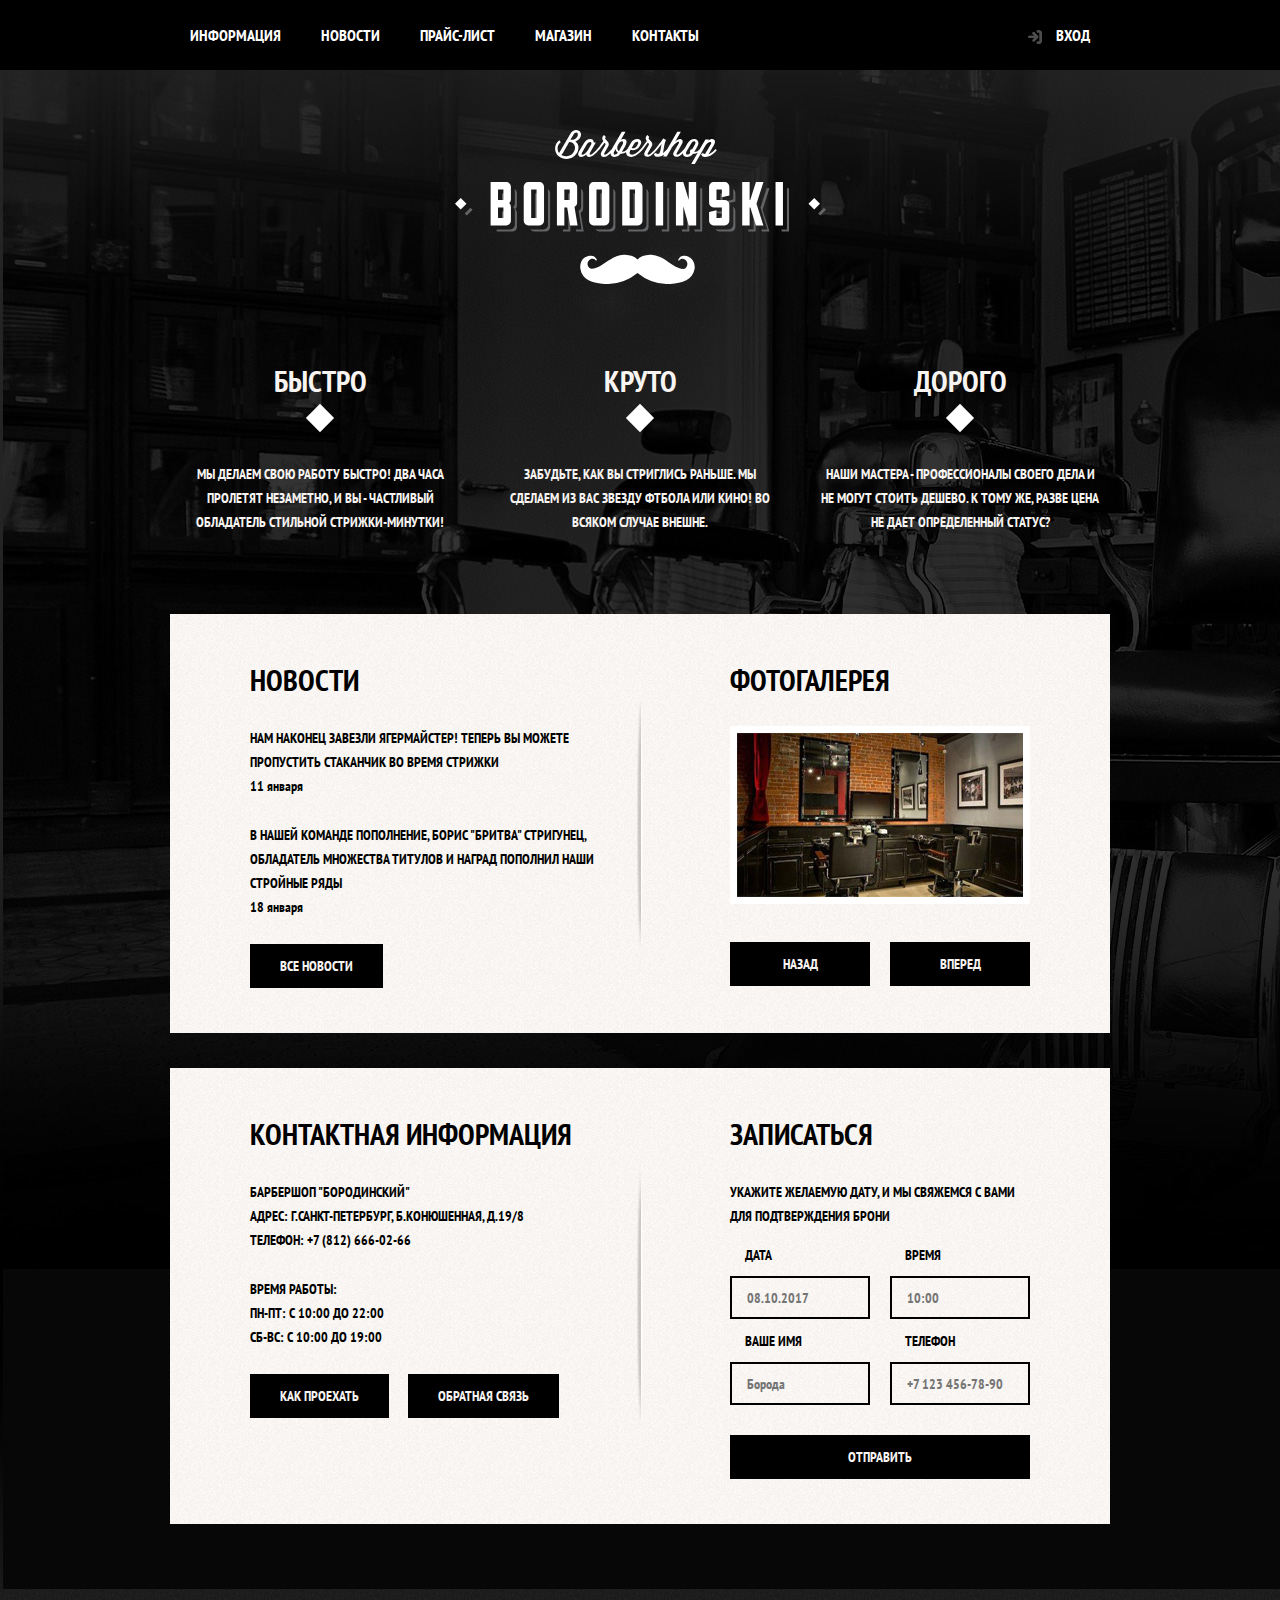
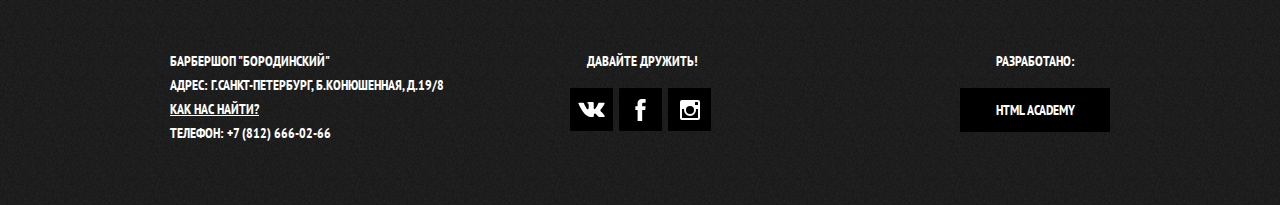
<file: index.html>
<!DOCTYPE html>
<html lang="ru">
  <head>
    <meta charset="utf-8">
    <title>HTML Academy: Барбершоп</title>
    <link href="https://fonts.googleapis.com/css?family=PT+Sans+Narrow:400,700&display=swap&subset=cyrillic" rel="stylesheet">
    <link rel="stylesheet" href="css/normalize.css">
    <link rel="stylesheet" href="css/style.css">
  </head>
  <body>
  	<header class="main-header">
  		<nav class="main-navigation">
  			<a class="main-header-logo">
  				<img src="img/index-logo.svg" width="371" height="155" alt="Логотип барбершопа Бородинский">
  			</a>
  			<div class="main-navigation-wrapper">
          <div class="container">
            <ul class="site-navigation">
              <li><a href="#">Информация</a></li>
              <li><a href="#">Новости</a></li>
              <li><a href="price.html">Прайс-лист</a></li>
              <li><a href="catalog.html">Магазин</a></li>
              <li><a href="#">Контакты</a></li>
            </ul>
            <ul class="user-navigation">
              <li><a class="login-link" href="#">Вход</a></li>
            </ul>
          </div>
        </div>
  		</nav>
  	</header>

  	<main class="container">
  		<h1 class="visually-hidden">Барбершоп Бородинский</h1>

  		<section class="features">
  			<h2 class="visually-hidden">Преимущества</h2>
  				<ul class="features-list">
  					<li class="feature-item">
  						<h3>Быстро</h3>
  						<p>Мы делаем свою работу быстро! Два часа пролетят незаметно, и Вы - частливый обладатель стильной стрижки-минутки!</p>
  					</li>
  					<li class="feature-item">
  						<h3>Круто</h3>
  						<p>Забудьте, как Вы стриглись раньше. Мы сделаем из Вас звезду фтбола или кино! Во всяком случае внешне.</p>
  					</li>
  					<li class="feature-item">
  						<h3>Дорого</h3>
  						<p>Наши мастера - профессионалы своего дела и не могут стоить дешево. К тому же, разве цена не дает определенный статус?</p>
  					</li>
  				</ul>
  		</section>

       <div class="index-columns">
    		<section class="news">
    			<h2>Новости</h2>
    			<ul class="news-list">
    				<li class="news-item">
    					<p>Нам наконец завезли Ягермайстер! Теперь Вы можете пропустить стаканчик во время стрижки</p>
    					<time datetime="2019-01-11">11 января</time>
    				</li>
    				<li class="news-item">
    					<p>В нашей команде пополнение, Борис "Бритва" Стригунец, обладатель множества титулов и наград пополнил наши стройные ряды</p>
    					<time datetime="2019-01-18">18 января</time>
    				</li>
    			</ul>
    			<a class="btn" href="#">Все новости</a>
    		</section>

    		<section class="gallery">
    			<h2>Фотогалерея</h2>
    			<div class="gallery-container">
            <figure class="gallery-content">
              <a href="#"><img src="img/Gallery-1.jpg" width="286" height="164" alt="Интерьер"></a><!--Для картинки добавить размеры Это Ссылка на большую картинку -->
            </figure>
            <button class="btn gallery-btn gallery-btn-back">Назад</button>
            <button class="btn gallery-btn gallery-btn-next">Вперед</button>
          </div>
    		</section>
      </div>
        
       <div class="index-columns">
    		<section class="contacts">
    			<h2>Контактная информация</h2>
    			<address class="address">
    				<p>
    					Барбершоп "Бородинский"<br>
    					Адрес: г.Санкт-Петербург, Б.Конюшенная, д.19/8<br>
    					Телефон: +7 (812) 666-02-66
    				</p>
    				<p>
    					Время работы:<br>
    					пн-пт: с 10:00 до 22:00<br>
    					сб-вс: с 10:00 до 19:00<br>
    				</p>
    			</address>
    			<a class="btn" href="#">Как проехать</a>
    			<a class="btn" href="#">Обратная связь</a>
    		</section>

    		<section class="appointment">
    			<h2>Записаться</h2>
    			<p class="appointment-info">Укажите желаемую дату, и мы свяжемся с Вами для подтверждения брони</p>
    			<form class="appointment-form" action="https:\\echo.htmlacademy.ru" method="post">
            <ul class="appointment-form-fields-list">
              <li class="appointment-form-fields-item">  
                <label for="date">Дата</label>
                <input type="text" name="date" id="date" placeholder="08.10.2017">
              </li>
              <li class="appointment-form-fields-item">
                <label for="time">Время</label>
                <input type="text" name="time" id="time" placeholder="10:00">
              </li>
              <li class="appointment-form-fields-item">
                <label for="name">Ваше имя</label>
                <input type="text" name="name" id="name" placeholder="Борода">
              </li>
              <li class="appointment-form-fields-item">
                <label for="tel">Телефон</label>
                <input type="tel" name="tel" id="tel" placeholder="+7 123 456-78-90">
              </li>
            </ul>
    			  <button class="btn" type="submit">Отправить</button>
    			</form>
    		</section>
      </div>
  	</main>
  	<footer class="main-footer">
  		<div class="container">
        <address class="footer-contacts">
          Барбершоп "Бородинский"<br>
          Адрес: г.Санкт-Петербург, Б.Конюшенная, д.19/8<br>
          <a href="#">Как нас найти?</a><br>
          Телефон: +7 (812) 666-02-66
        </address>
        <div class="footer-social">
          <b>Давайте дружить!</b>
          <ul>
            <li>
              <a class="social-btn" href="#">
                <svg xmlns="http://www.w3.org/2000/svg" width="27" height="15" viewBox="0 0 26.14 14.91"><path d="M26 13.47l-.09-.17a13.55 13.55 0 0 0-2.6-3q-.87-.83-1.1-1.12A1 1 0 0 1 22 8a10.27 10.27 0 0 1 1.22-1.78l.88-1.16q2.35-3.13 2-4L26 .94a.8.8 0 0 0-.4-.22 2.14 2.14 0 0 0-.87 0h-3.92a.51.51 0 0 0-.27 0h-.3a.6.6 0 0 0-.15.14.93.93 0 0 0-.14.24 22.22 22.22 0 0 1-1.46 3.06q-.5.84-.93 1.46a7 7 0 0 1-.71.91 4.94 4.94 0 0 1-.52.47q-.23.18-.35.15l-.23-.05a.9.9 0 0 1-.31-.33 1.49 1.49 0 0 1-.16-.53V1.6a3.14 3.14 0 0 0 0-.62 2.12 2.12 0 0 0-.14-.44.73.73 0 0 0-.28-.33 1.57 1.57 0 0 0-.46-.18A9 9 0 0 0 12.57 0a8.93 8.93 0 0 0-3.25.33 1.83 1.83 0 0 0-.52.41q-.25.3-.07.33a1.67 1.67 0 0 1 1.16.59l.08.16a2.6 2.6 0 0 1 .19.63 6.32 6.32 0 0 1 .12 1 10.59 10.59 0 0 1 0 1.7q-.07.71-.13 1.1a2.21 2.21 0 0 1-.18.64 2.69 2.69 0 0 1-.16.3l-.07.07a1 1 0 0 1-.37.07.86.86 0 0 1-.46-.19 3.27 3.27 0 0 1-.56-.52 7 7 0 0 1-.66-.93q-.37-.6-.76-1.42l-.22-.39q-.2-.38-.56-1.11t-.62-1.43A.9.9 0 0 0 5.2.9h-.07a.93.93 0 0 0-.22-.16A1.44 1.44 0 0 0 4.6.65L.87.68A1 1 0 0 0 .1.94L0 1a.44.44 0 0 0 0 .22 1.08 1.08 0 0 0 .08.37Q.9 3.53 1.86 5.31t1.66 2.87Q4.23 9.27 5 10.24t1 1.24l.37.41.34.33a8.06 8.06 0 0 0 1 .78 16.34 16.34 0 0 0 1.4.9 7.6 7.6 0 0 0 1.79.72 6.19 6.19 0 0 0 2 .22h1.57a1.08 1.08 0 0 0 .72-.3l.05-.07a.9.9 0 0 0 .1-.25 1.38 1.38 0 0 0 0-.37 4.48 4.48 0 0 1 .09-1.05 2.77 2.77 0 0 1 .23-.71 1.74 1.74 0 0 1 .29-.4 1.19 1.19 0 0 1 .23-.2h.11a.86.86 0 0 1 .77.21 4.52 4.52 0 0 1 .83.79q.39.47.93 1.05a6.41 6.41 0 0 0 1 .87l.27.16a3.31 3.31 0 0 0 .71.3 1.53 1.53 0 0 0 .76.07l3.48-.05a1.58 1.58 0 0 0 .8-.17.68.68 0 0 0 .34-.37 1.06 1.06 0 0 0 0-.46 1.71 1.71 0 0 0-.1-.36z" fill="#fff"/>
                </svg>
                <span class="visually-hidden">Вконтакте</span>
              </a>
            </li>
            <li>
              <a class="social-btn" href="#">
                <svg xmlns="http://www.w3.org/2000/svg" width="19" height="22" viewBox="0 0 10.15 21.74"><path d="M3.34 1.12A4.77 4.77 0 0 1 6.53 0h3.61v3.81H7.81a1.07 1.07 0 0 0-1.09.83v2.55h3.42c-.08 1.23-.24 2.45-.41 3.67h-3v10.87H2.21V10.86H0V7.21h2.19V3.66a3.83 3.83 0 0 1 1.15-2.54z" fill="#fff"/>
                </svg>
                <span class="visually-hidden">Фейсбук</span>
              </a>
            </li>
            <li>
              <a class="social-btn" href="#">
                <svg xmlns="http://www.w3.org/2000/svg" width="20" height="20" viewBox="0 0 20 20"><path d="M18 0H2a2 2 0 0 0-2 2v16a2 2 0 0 0 2 2h16a2 2 0 0 0 2-2V2a2 2 0 0 0-2-2zm-8 6a4 4 0 1 1-4 4 4 4 0 0 1 4-4zM2.5 18a.47.47 0 0 1-.5-.5V9h2.1a3.4 3.4 0 0 0-.1 1 6 6 0 1 0 12 0 3.4 3.4 0 0 0-.1-1H18v8.5a.47.47 0 0 1-.5.5zM18 4.5a.47.47 0 0 1-.5.5h-2a.47.47 0 0 1-.5-.5v-2a.47.47 0 0 1 .5-.5h2a.47.47 0 0 1 .5.5z" fill="#fff"/>
                </svg>
                <span class="visually-hidden">Инстаграмм</span>
              </a>
            </li>
          </ul>
        </div>
        <p class="footer-copyright">
          <b>Разработано:</b>
          <a class="btn" href="https://htmlacademy.ru">HTML Academy</a>
        </p>
      </div>
  	</footer>

  	<section class="modal modal-login">
  		<h2>Личный Кабинет</h2>
  		<p>Введите свой логин и пароль</p>
      <form class="modal-form" action="https:\\echo.htmlacademy.ru" method="post">
        <ul>
          <li>
            <label class="visually-hidden" for="login">Логин</label>
            <input type="text" name="login" id="login" placeholder="Логин">
          </li>
          <li>
            <label class="visually-hidden" for="password">Пароль</label>
            <input type="password" name="password" id="password" placeholder="Пароль">
          </li>
          <li>
            <label class="remember">Запомните меня
              <input type="checkbox" name="remember" class="visually-hidden">
            </label>
            <a class="restore" href="#">Я забыл пароль!</a>
          </li>
        </ul>
        <button class="btn" type="submit">Войти</button>
      </form>
  		<button class="modal-close" type="button">Закрыть</button>
  	</section>

  	<section class="modal modal-map">
  		<h2 class="visually-hidden">Как до нас добраться</h2>
      <img src="img/map.jpg" alt="Наш офис на карте по адресу: Санкт-Петербург, Большая Конюшенная, дом 19/8">
  		<button class="modal-close" type="button">Закрыть</button>
  	</section>
  </body>
</html>
</file>
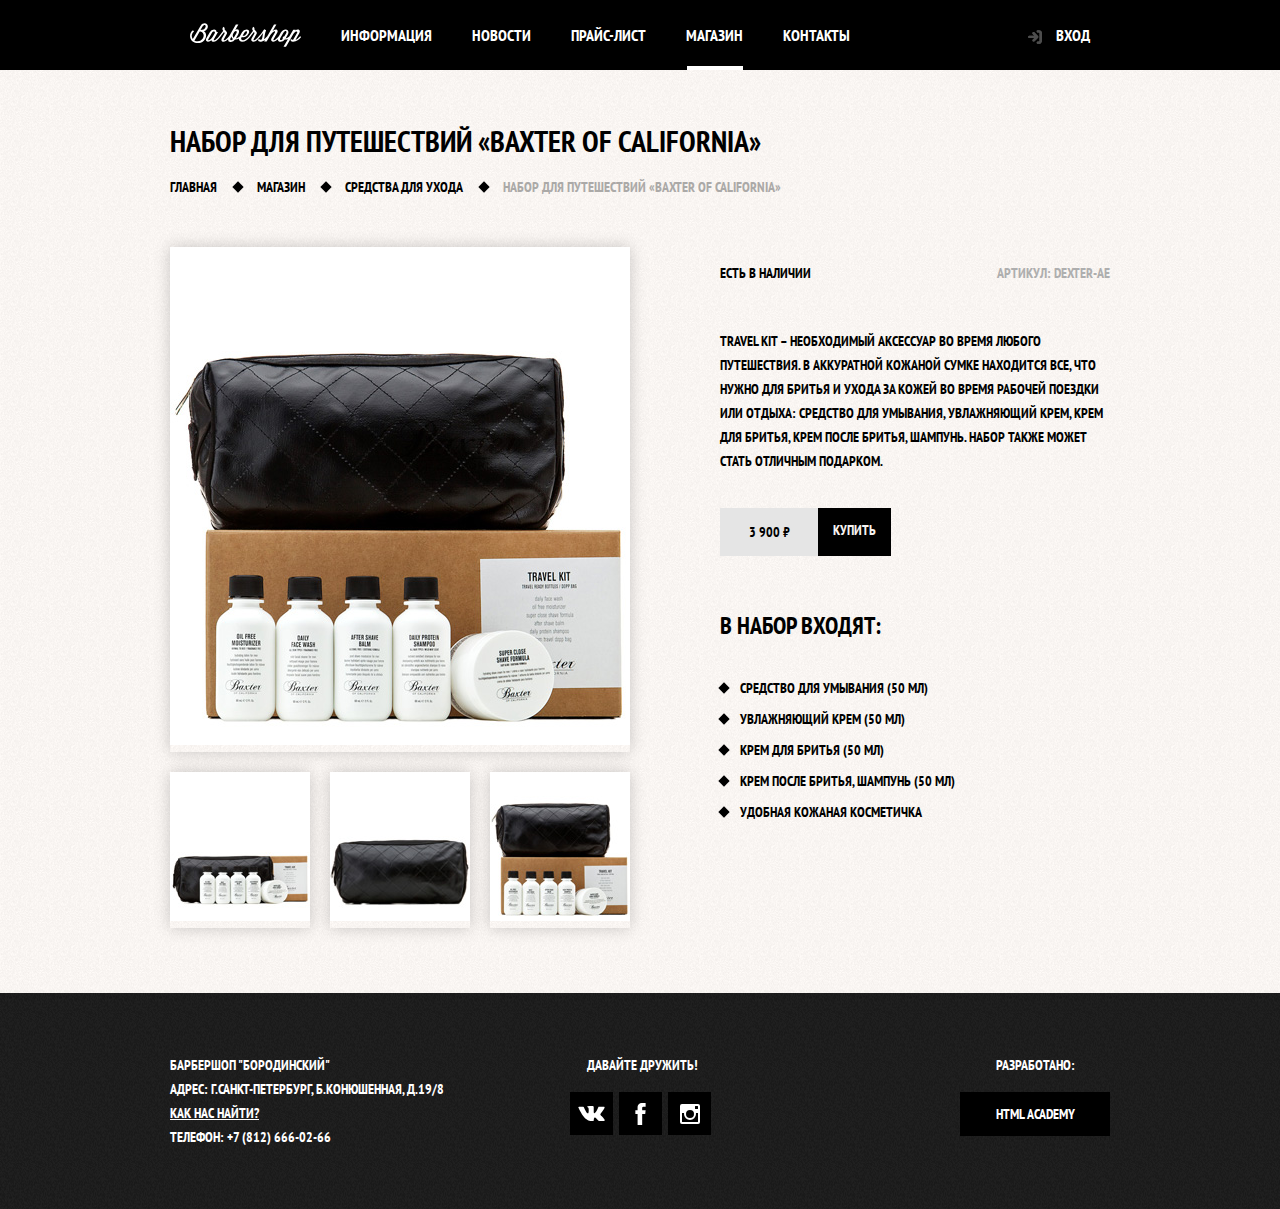
<file: catalog-item.html>
<!DOCTYPE html>
<html lang="ru">
	<head>
		<meta charset="UTF-8">
		<title>Барбершоп "Бородинский" - карточка товара</title>
		<link href="https://fonts.googleapis.com/css?family=PT+Sans+Narrow:400,700&display=swap&subset=cyrillic" rel="stylesheet">
    <link rel="stylesheet" href="css/normalize.css">
    <link rel="stylesheet" href="css/style.css">
	</head>
	<body class="inner-page">
		<header class="main-header">
			<nav class="main-navigation container">
				<a class="main-header-logo" href="index.html">
					<img src="img/logo.svg" width="111" height="24" alt="Логотип барбершопа Бородинский">
				</a>
				<ul class="site-navigation">
					<li><a href="#">Информация</a></li>
					<li><a href="#">Новости</a></li>
					<li><a href="price.html">Прайс-лист</a></li>
					<li class="site-navigation-current"><a>Магазин</a></li>
					<li><a href="#">Контакты</a></li>
				</ul>
				<ul class="user-navigation">
					<li><a class="login-link" href="#">Вход</a></li>
				</ul>
			</nav>
		</header>
		<main class="container">
			<h1 class="page-title">Набор для путешествий &laquo;Baxter of California&raquo;</h1>
			<ul class="breadcrumbs">
				<li><a href="index.html">Главная</a></li>
				<li><a href="catalog.html">Магазин</a></li>
				<li><a href="#">Средства для ухода</a></li>
				<li class="breadcrumbs-current">Набор для путешествий &laquo;Baxter of California&raquo;</li>
			</ul>

			<div class="catalog-columns">
				<section class="product-photos">
					<h2 class="visually-hidden">Изображения товара</h2>
					<div class="product-photo-full">
						<img src="img/Product-big.jpg" width="460" height="498" alt="Фото всего набора">
					</div>
					<ul class="product-photo-preview">
						<li><img src="img/Product-small-1.jpg" width="140" height="149" alt="Фото в анфас"></li>
						<li><img src="img/Product-small-2.jpg" width="140" height="149" alt="Фото в профиль"></li>
						<li><img src="img/Product-small-3.jpg" width="140" height="149" alt="Фото отдельной части"></li>
					</ul>
				</section>
				
				<section class="product-info">
					<h2 class="visually-hidden">Описание товара</h2>
					<div class="product-column">
						<p class="product-availability">Есть в наличии</p>
						<p class="product-article">Артикул: dexter-ae</p>
					</div>
					<p class="product-description">
						Travel Kit – необходимый <a href="#">аксессуар</a> во время любого путешествия. В аккуратной кожаной сумке находится все, что нужно для бритья и ухода за кожей во время рабочей поездки или отдыха: средство для умывания, увлажняющий крем, крем для бритья, крем после бритья, шампунь. Набор также может стать отличным подарком.
					</p>
					<p class="product-price">
						<b>3 900 &#8381;</b>
						<a class="btn" href="#">Купить</a>
					</p>
					<h3>В набор входят:</h3>
					<ul>
						<li>Средство для умывания (50 мл)</li>
						<li>Увлажняющий крем (50 мл)</li>
						<li>Крем для бритья (50 мл)</li>
						<li>Крем после бритья, шампунь (50 мл)</li>
						<li>Удобная кожаная косметичка</li>
					</ul>
				</section>
			</div>
		</main>

  	<footer class="main-footer">
  		<div class="container">
        <address class="footer-contacts">
          Барбершоп "Бородинский"<br>
          Адрес: г.Санкт-Петербург, Б.Конюшенная, д.19/8<br>
          <a href="#">Как нас найти?</a><br>
          Телефон: +7 (812) 666-02-66
        </address>
        <div class="footer-social">
          <b>Давайте дружить!</b>
          <ul>
            <li>
              <a class="social-btn" href="#">
                <svg xmlns="http://www.w3.org/2000/svg" width="27" height="15" viewBox="0 0 26.14 14.91"><path d="M26 13.47l-.09-.17a13.55 13.55 0 0 0-2.6-3q-.87-.83-1.1-1.12A1 1 0 0 1 22 8a10.27 10.27 0 0 1 1.22-1.78l.88-1.16q2.35-3.13 2-4L26 .94a.8.8 0 0 0-.4-.22 2.14 2.14 0 0 0-.87 0h-3.92a.51.51 0 0 0-.27 0h-.3a.6.6 0 0 0-.15.14.93.93 0 0 0-.14.24 22.22 22.22 0 0 1-1.46 3.06q-.5.84-.93 1.46a7 7 0 0 1-.71.91 4.94 4.94 0 0 1-.52.47q-.23.18-.35.15l-.23-.05a.9.9 0 0 1-.31-.33 1.49 1.49 0 0 1-.16-.53V1.6a3.14 3.14 0 0 0 0-.62 2.12 2.12 0 0 0-.14-.44.73.73 0 0 0-.28-.33 1.57 1.57 0 0 0-.46-.18A9 9 0 0 0 12.57 0a8.93 8.93 0 0 0-3.25.33 1.83 1.83 0 0 0-.52.41q-.25.3-.07.33a1.67 1.67 0 0 1 1.16.59l.08.16a2.6 2.6 0 0 1 .19.63 6.32 6.32 0 0 1 .12 1 10.59 10.59 0 0 1 0 1.7q-.07.71-.13 1.1a2.21 2.21 0 0 1-.18.64 2.69 2.69 0 0 1-.16.3l-.07.07a1 1 0 0 1-.37.07.86.86 0 0 1-.46-.19 3.27 3.27 0 0 1-.56-.52 7 7 0 0 1-.66-.93q-.37-.6-.76-1.42l-.22-.39q-.2-.38-.56-1.11t-.62-1.43A.9.9 0 0 0 5.2.9h-.07a.93.93 0 0 0-.22-.16A1.44 1.44 0 0 0 4.6.65L.87.68A1 1 0 0 0 .1.94L0 1a.44.44 0 0 0 0 .22 1.08 1.08 0 0 0 .08.37Q.9 3.53 1.86 5.31t1.66 2.87Q4.23 9.27 5 10.24t1 1.24l.37.41.34.33a8.06 8.06 0 0 0 1 .78 16.34 16.34 0 0 0 1.4.9 7.6 7.6 0 0 0 1.79.72 6.19 6.19 0 0 0 2 .22h1.57a1.08 1.08 0 0 0 .72-.3l.05-.07a.9.9 0 0 0 .1-.25 1.38 1.38 0 0 0 0-.37 4.48 4.48 0 0 1 .09-1.05 2.77 2.77 0 0 1 .23-.71 1.74 1.74 0 0 1 .29-.4 1.19 1.19 0 0 1 .23-.2h.11a.86.86 0 0 1 .77.21 4.52 4.52 0 0 1 .83.79q.39.47.93 1.05a6.41 6.41 0 0 0 1 .87l.27.16a3.31 3.31 0 0 0 .71.3 1.53 1.53 0 0 0 .76.07l3.48-.05a1.58 1.58 0 0 0 .8-.17.68.68 0 0 0 .34-.37 1.06 1.06 0 0 0 0-.46 1.71 1.71 0 0 0-.1-.36z" fill="#fff"/>
                </svg>
                <span class="visually-hidden">Вконтакте</span>
              </a>
            </li>
            <li>
              <a class="social-btn" href="#">
                <svg xmlns="http://www.w3.org/2000/svg" width="19" height="22" viewBox="0 0 10.15 21.74"><path d="M3.34 1.12A4.77 4.77 0 0 1 6.53 0h3.61v3.81H7.81a1.07 1.07 0 0 0-1.09.83v2.55h3.42c-.08 1.23-.24 2.45-.41 3.67h-3v10.87H2.21V10.86H0V7.21h2.19V3.66a3.83 3.83 0 0 1 1.15-2.54z" fill="#fff"/>
                </svg>
                <span class="visually-hidden">Фейсбук</span>
              </a>
            </li>
            <li>
              <a class="social-btn" href="#">
                <svg xmlns="http://www.w3.org/2000/svg" width="20" height="20" viewBox="0 0 20 20"><path d="M18 0H2a2 2 0 0 0-2 2v16a2 2 0 0 0 2 2h16a2 2 0 0 0 2-2V2a2 2 0 0 0-2-2zm-8 6a4 4 0 1 1-4 4 4 4 0 0 1 4-4zM2.5 18a.47.47 0 0 1-.5-.5V9h2.1a3.4 3.4 0 0 0-.1 1 6 6 0 1 0 12 0 3.4 3.4 0 0 0-.1-1H18v8.5a.47.47 0 0 1-.5.5zM18 4.5a.47.47 0 0 1-.5.5h-2a.47.47 0 0 1-.5-.5v-2a.47.47 0 0 1 .5-.5h2a.47.47 0 0 1 .5.5z" fill="#fff"/>
                </svg>
                <span class="visually-hidden">Инстаграмм</span>
              </a>
            </li>
          </ul>
        </div>
        <p class="footer-copyright">
          <b>Разработано:</b>
          <a class="btn" href="https://htmlacademy.ru">HTML Academy</a>
        </p>
      </div>
  	</footer>

			<section class="modal modal-login">
  		<h2>Личный Кабинет</h2>
  		<p>Введите свой логин и пароль</p>
      <form class="modal-form" action="https:\\echo.htmlacademy.ru" method="post">
        <ul>
          <li>
            <label class="visually-hidden" for="login">Логин</label>
            <input type="text" name="login" id="login" placeholder="Логин">
          </li>
          <li>
            <label class="visually-hidden" for="password">Пароль</label>
            <input type="password" name="password" id="password" placeholder="Пароль">
          </li>
          <li>
            <input type="checkbox" name="remember" id="remember">
            <label for="remember">Запомните меня</label>
            <a class="restore" href="#">Я забыл пароль!</a>
          </li>
        </ul>
        <button class="btn" type="submit">Войти</button>
      </form>
  		<button class="modal-close" type="button">Закрыть</button>
  	</section>
	</body>
</html>
</file>
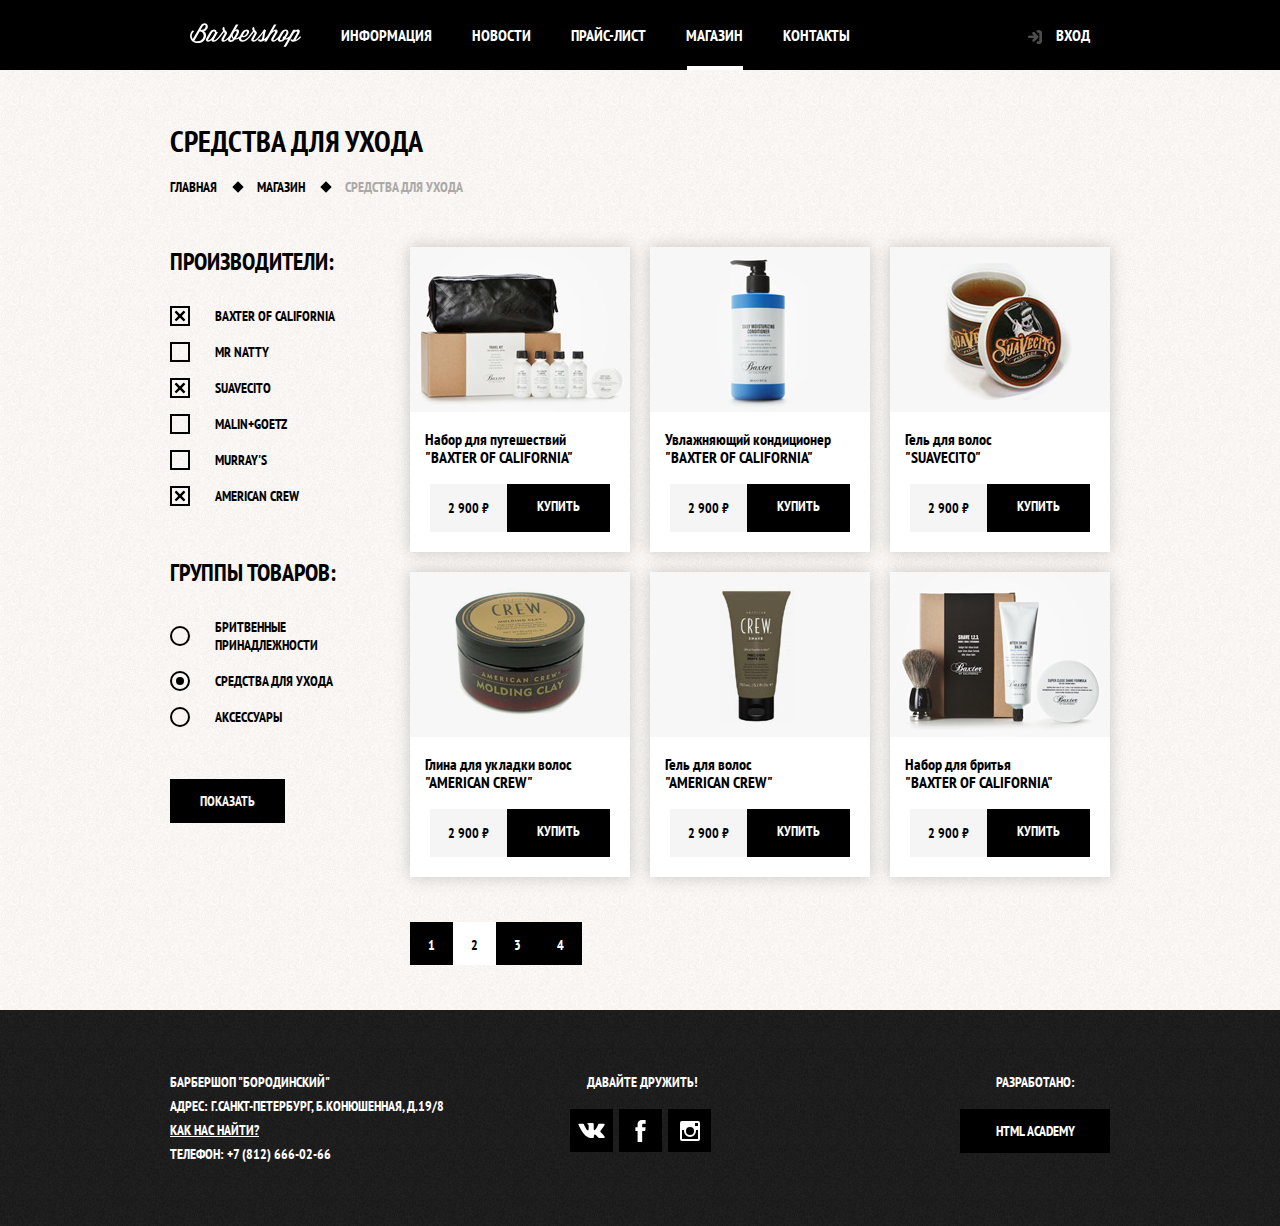
<file: catalog.html>
<!DOCTYPE html>
<html lang="ru">
	<head>
		<meta charset="UTF-8">
		<title>Барбершоп "Бородинский" - каталог</title>
		<link href="https://fonts.googleapis.com/css?family=PT+Sans+Narrow:400,700&display=swap&subset=cyrillic" rel="stylesheet">
    <link rel="stylesheet" href="css/normalize.css">
    <link rel="stylesheet" href="css/style.css">
	</head>
	<body class="inner-page">
		<header class="main-header">
			<nav class="main-navigation container">
				<a class="main-header-logo" href="index.html">
					<img src="img/logo.svg" width="111" height="24" alt="Логотип барбершопа Бородинский">
				</a>
				<ul class="site-navigation">
					<li><a href="#">Информация</a></li>
					<li><a href="#">Новости</a></li>
					<li><a href="price.html">Прайс-лист</a></li>
					<li><a class="site-navigation-current">Магазин</a></li>
					<li><a href="#">Контакты</a></li>
				</ul>
				<ul class="user-navigation">
					<li><a class="login-link" href="#">Вход</a></li>
				</ul>
			</nav>
		</header>
		<main class="container">
			<h1 class="page-title">Средства для ухода</h1>
			<ul class="breadcrumbs">
				<li><a href="index.html">Главная</a></li>
				<li><a href="catalog.html">Магазин</a></li>
				<li class="breadcrumbs-current">Средства для ухода</li>
			</ul>

			<div class="catalog-columns">
				<section class="catalog-filter">
					<h2 class="visually-hidden">Фильтр товаров</h2>
					<form class="catalog-filter-form" action="https:\\echo.htmlacademy.ru" method="get">
						<fieldset>
							<legend>Производители:</legend>
							<ul class="catalog-filter-form-fields">
								<li>
									<input class="catalog-filter-form-input visually-hidden" type="checkbox" name="baxter-of-california" id="baxter-of-california" checked>
									<label for="baxter-of-california">Baxter of California</label>
								</li>
								<li>
									<input class="catalog-filter-form-input visually-hidden" type="checkbox" name="mr-natty" id="mr-natty">
									<label for="mr-natty">Mr Natty</label>
								</li>
								<li>
									<input class="catalog-filter-form-input visually-hidden" type="checkbox" name="suavecito" id="suavecito" checked>
									<label for="suavecito">Suavecito</label>
								</li>
								<li>
									<input class="catalog-filter-form-input visually-hidden" type="checkbox" name="malin+goetz" id="malin+goetz">
									<label for="malin+goetz">Malin+Goetz</label>
								</li>
								<li>
									<input class="catalog-filter-form-input visually-hidden" type="checkbox" name="murray's" id="murray's">
									<label for="murray's">Murray's</label>
								</li>
								<li>
									<input class="catalog-filter-form-input visually-hidden" type="checkbox" name="american-crew" id="american-crew" checked>
									<label for="american-crew">American Crew</label>
								</li>
							</ul>
						</fieldset>
						
						<fieldset>
							<legend>Группы товаров:</legend>
							<ul class="catalog-filter-form-fields">
								<li>
									<input class="catalog-filter-form-input visually-hidden" type="radio" name="product-group" value="shaving-accessories" id="shaving-accessories">
									<label for="shaving-accessories">Бритвенные принадлежности</label>
								</li>
								<li>
									<input class="catalog-filter-form-input visually-hidden" type="radio" name="product-group" value="care-products" id="care-products" checked>
									<label for="care-products">Средства для ухода</label>
								</li>
								<li>
									<input class="catalog-filter-form-input visually-hidden" type="radio" name="product-group" value="accessories" id="accessories">
									<label for="accessories">Аксессуары</label>
								</li>
							</ul>
						</fieldset>
						<button class="btn" type="submit">Показать</button>
					</form>
				</section>
				
				<section class="catalog">
					<h2 class="visually-hidden">Список средств для ухода</h2>
					<ul class="catalog-list">
						<li class="catalog-item">
							<a href="catalog-item.html">
								<h3>
									<p class="catalog-category">Набор для путешествий</p>
									<p class="catalog-item-title">"Baxter of California"</p>
								</h3>	
								<img src="img/Product-1.jpg" width="220" height="165" alt="Набор для путешествий &laquo;Baxter of California&raquo;">
							</a>
							<p class="catalog-item-price">
								<b>2 900 &#8381;</b>
								<a class="btn" href="#">Купить</a>
							</p>
						</li>

						<li class="catalog-item">
							<a href="catalog-item.html">
								<h3>
									<p class="catalog-category">Увлажняющий кондиционер</p>
									<p class="catalog-item-title">"Baxter of California"</p>
								</h3>	
								<img src="img/Product-2.jpg" width="220" height="165" alt="Увлажняющий кондиционер &laquo;Baxter of California&raquo;">
							</a>
							<p class="catalog-item-price">
								<b>2 900 &#8381;</b>
								<a class="btn" href="#">Купить</a>
							</p>
						</li>

						<li class="catalog-item">
							<a href="catalog-item.html">
								<h3>
									<p class="catalog-category">Гель для волос</p>
									<p class="catalog-item-title">"Suavecito"</p>
								</h3>	
								<img src="img/Product-3.jpg" width="220" height="165" alt="Гель для волос &laquo;Suavecito&raquo;">
							</a>
							<p class="catalog-item-price">
								<b>2 900 &#8381;</b>
								<a class="btn" href="#">Купить</a>
							</p>
						</li>

						<li class="catalog-item">
							<a href="catalog-item.html">
								<h3>
									<p class="catalog-category">Глина для укладки волос</p>
									<p class="catalog-item-title">"American crew"</p>
								</h3>	
								<img src="img/Product-4.jpg" width="220" height="165" alt="Глина для укладки волос &laquo;American crew&raquo;">
							</a>
							<p class="catalog-item-price">
								<b>2 900 &#8381;</b>
								<a class="btn" href="#">Купить</a>
							</p>
						</li>

						<li class="catalog-item">
							<a href="catalog-item.html">
								<h3>
									<p class="catalog-category">Гель для волос</p>
									<p class="catalog-item-title">"American crew"</p>
								</h3>	
								<img src="img/Product-5.jpg" width="220" height="165" alt="Гель для волос &laquo;American crew&raquo;">
							</a>
							<p class="catalog-item-price">
								<b>2 900 &#8381;</b>
								<a class="btn" href="#">Купить</a>
							</p>
						</li>

						<li class="catalog-item">
							<a href="catalog-item.html">
								<h3>
									<p class="catalog-category">Набор для бритья</p>
									<p class="catalog-item-title">"Baxter of California"</p>
								</h3>	
								<img src="img/Product-6.jpg" width="220" height="165" alt="Набор для бритья &laquo;Baxter of California&raquo;">
							</a>
							<p class="catalog-item-price">
								<b>2 900 &#8381;</b>
								<a class="btn" href="#">Купить</a>
							</p>
						</li>
					</ul>
					<ul class="pagination-list">
						<li class="pagination-item"><a href="#">1</a></li>
						<li class="pagination-item pagination-item-current"><a>2</a></li>
						<li class="pagination-item"><a href="#">3</a></li>
						<li class="pagination-item"><a href="#">4</a></li>
					</ul>
				</section>
			</div>
		</main>	


  	<footer class="main-footer">
  		<div class="container">
        <address class="footer-contacts">
          Барбершоп "Бородинский"<br>
          Адрес: г.Санкт-Петербург, Б.Конюшенная, д.19/8<br>
          <a href="#">Как нас найти?</a><br>
          Телефон: +7 (812) 666-02-66
        </address>
        <div class="footer-social">
          <b>Давайте дружить!</b>
          <ul>
            <li>
              <a class="social-btn" href="#">
                <svg xmlns="http://www.w3.org/2000/svg" width="27" height="15" viewBox="0 0 26.14 14.91"><path d="M26 13.47l-.09-.17a13.55 13.55 0 0 0-2.6-3q-.87-.83-1.1-1.12A1 1 0 0 1 22 8a10.27 10.27 0 0 1 1.22-1.78l.88-1.16q2.35-3.13 2-4L26 .94a.8.8 0 0 0-.4-.22 2.14 2.14 0 0 0-.87 0h-3.92a.51.51 0 0 0-.27 0h-.3a.6.6 0 0 0-.15.14.93.93 0 0 0-.14.24 22.22 22.22 0 0 1-1.46 3.06q-.5.84-.93 1.46a7 7 0 0 1-.71.91 4.94 4.94 0 0 1-.52.47q-.23.18-.35.15l-.23-.05a.9.9 0 0 1-.31-.33 1.49 1.49 0 0 1-.16-.53V1.6a3.14 3.14 0 0 0 0-.62 2.12 2.12 0 0 0-.14-.44.73.73 0 0 0-.28-.33 1.57 1.57 0 0 0-.46-.18A9 9 0 0 0 12.57 0a8.93 8.93 0 0 0-3.25.33 1.83 1.83 0 0 0-.52.41q-.25.3-.07.33a1.67 1.67 0 0 1 1.16.59l.08.16a2.6 2.6 0 0 1 .19.63 6.32 6.32 0 0 1 .12 1 10.59 10.59 0 0 1 0 1.7q-.07.71-.13 1.1a2.21 2.21 0 0 1-.18.64 2.69 2.69 0 0 1-.16.3l-.07.07a1 1 0 0 1-.37.07.86.86 0 0 1-.46-.19 3.27 3.27 0 0 1-.56-.52 7 7 0 0 1-.66-.93q-.37-.6-.76-1.42l-.22-.39q-.2-.38-.56-1.11t-.62-1.43A.9.9 0 0 0 5.2.9h-.07a.93.93 0 0 0-.22-.16A1.44 1.44 0 0 0 4.6.65L.87.68A1 1 0 0 0 .1.94L0 1a.44.44 0 0 0 0 .22 1.08 1.08 0 0 0 .08.37Q.9 3.53 1.86 5.31t1.66 2.87Q4.23 9.27 5 10.24t1 1.24l.37.41.34.33a8.06 8.06 0 0 0 1 .78 16.34 16.34 0 0 0 1.4.9 7.6 7.6 0 0 0 1.79.72 6.19 6.19 0 0 0 2 .22h1.57a1.08 1.08 0 0 0 .72-.3l.05-.07a.9.9 0 0 0 .1-.25 1.38 1.38 0 0 0 0-.37 4.48 4.48 0 0 1 .09-1.05 2.77 2.77 0 0 1 .23-.71 1.74 1.74 0 0 1 .29-.4 1.19 1.19 0 0 1 .23-.2h.11a.86.86 0 0 1 .77.21 4.52 4.52 0 0 1 .83.79q.39.47.93 1.05a6.41 6.41 0 0 0 1 .87l.27.16a3.31 3.31 0 0 0 .71.3 1.53 1.53 0 0 0 .76.07l3.48-.05a1.58 1.58 0 0 0 .8-.17.68.68 0 0 0 .34-.37 1.06 1.06 0 0 0 0-.46 1.71 1.71 0 0 0-.1-.36z" fill="#fff"/>
                </svg>
                <span class="visually-hidden">Вконтакте</span>
              </a>
            </li>
            <li>
              <a class="social-btn" href="#">
                <svg xmlns="http://www.w3.org/2000/svg" width="19" height="22" viewBox="0 0 10.15 21.74"><path d="M3.34 1.12A4.77 4.77 0 0 1 6.53 0h3.61v3.81H7.81a1.07 1.07 0 0 0-1.09.83v2.55h3.42c-.08 1.23-.24 2.45-.41 3.67h-3v10.87H2.21V10.86H0V7.21h2.19V3.66a3.83 3.83 0 0 1 1.15-2.54z" fill="#fff"/>
                </svg>
                <span class="visually-hidden">Фейсбук</span>
              </a>
            </li>
            <li>
              <a class="social-btn" href="#">
                <svg xmlns="http://www.w3.org/2000/svg" width="20" height="20" viewBox="0 0 20 20"><path d="M18 0H2a2 2 0 0 0-2 2v16a2 2 0 0 0 2 2h16a2 2 0 0 0 2-2V2a2 2 0 0 0-2-2zm-8 6a4 4 0 1 1-4 4 4 4 0 0 1 4-4zM2.5 18a.47.47 0 0 1-.5-.5V9h2.1a3.4 3.4 0 0 0-.1 1 6 6 0 1 0 12 0 3.4 3.4 0 0 0-.1-1H18v8.5a.47.47 0 0 1-.5.5zM18 4.5a.47.47 0 0 1-.5.5h-2a.47.47 0 0 1-.5-.5v-2a.47.47 0 0 1 .5-.5h2a.47.47 0 0 1 .5.5z" fill="#fff"/>
                </svg>
                <span class="visually-hidden">Инстаграмм</span>
              </a>
            </li>
          </ul>
        </div>
        <p class="footer-copyright">
          <b>Разработано:</b>
          <a class="btn" href="https://htmlacademy.ru">HTML Academy</a>
        </p>
      </div>
  	</footer>

			<section class="modal modal-login">
  		<h2>Личный Кабинет</h2>
  		<p>Введите свой логин и пароль</p>
      <form class="modal-form" action="https:\\echo.htmlacademy.ru" method="post">
        <ul>
          <li>
            <label class="visually-hidden" for="login">Логин</label>
            <input type="text" name="login" id="login" placeholder="Логин">
          </li>
          <li>
            <label class="visually-hidden" for="password">Пароль</label>
            <input type="password" name="password" id="password" placeholder="Пароль">
          </li>
          <li>
            <input type="checkbox" name="remember" id="remember">
            <label for="remember">Запомните меня</label>
            <a class="restore" href="#">Я забыл пароль!</a>
          </li>
        </ul>
        <button class="btn" type="submit">Войти</button>
      </form>
  		<button class="modal-close" type="button">Закрыть</button>
  	</section>
  	
	</body>
</html>
</file>
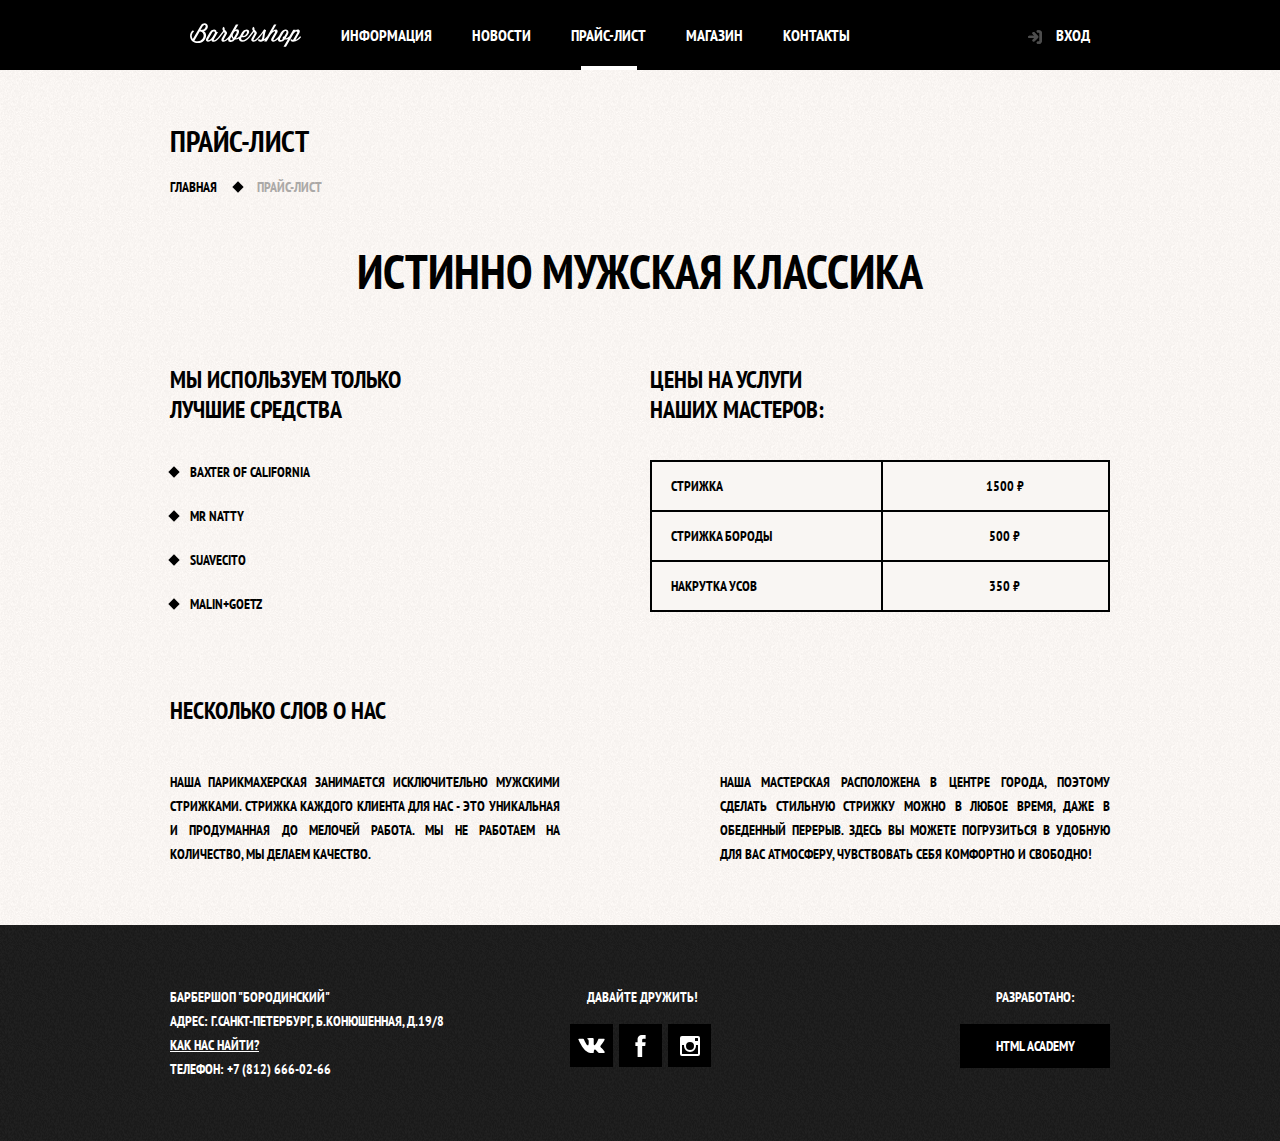
<file: price.html>
<!DOCTYPE html>
<html lang="ru">
	<head>
		<meta charset="UTF-8">
		<title>Барбершоп "Бородинский" - прайс-лист</title>
		<link href="https://fonts.googleapis.com/css?family=PT+Sans+Narrow:400,700&display=swap&subset=cyrillic" rel="stylesheet">
    <link rel="stylesheet" href="css/normalize.css">
    <link rel="stylesheet" href="css/style.css">
	</head>
	<body class="inner-page">
		<header class="main-header">
			<nav class="main-navigation container">
				<a class="main-header-logo" href="index.html">
					<img src="img/logo.svg" width="111" height="24" alt="Логотип барбершопа Бородинский">
				</a>
				<ul class="site-navigation">
					<li><a href="#">Информация</a></li>
					<li><a href="#">Новости</a></li>
					<li class="site-navigation-current"><a>Прайс-лист</a></li>
					<li><a href="catalog.html">Магазин</a></li>
					<li><a href="#">Контакты</a></li>
				</ul>
				<ul class="user-navigation">
					<li><a class="login-link" href="#">Вход</a></li>
				</ul>
			</nav>
		</header>
		<main class="container">
			<h1 class="page-title">Прайс-лист</h1>
			<ul class="breadcrumbs">
				<li><a href="index.html">Главная</a></li>
				<li class="breadcrumbs-current">Прайс-лист</li>
			</ul>
			<p class="slogan">Истинно мужская классика</p>

			<div class="catalog-columns">
				<section class="brands">
					<h2>Мы используем только лучшие средства</h2>
					<ul class="brands-list">
						<li>Baxter of California</li>
						<li>Mr Natty</li>
						<li>Suavecito</li>
						<li>Malin+Goetz</li>
					</ul>
				</section>
				
				<section class="price-list">
					<h2>Цены на услуги наших мастеров:</h2>
					<table class="price-list-table">
						<tr>
							<td>Стрижка</td>
							<td class="price">1500 &#8381;</td>
						</tr>
						<tr>
							<td>Стрижка бороды</td>
							<td class="price">500 &#8381;</td>
						</tr>
						<tr>
							<td>Накрутка усов</td>
							<td class="price">350 &#8381;</td>
						</tr>
					</table>			
				</section>
			</div>

			<section class="company-description">
				<h2>Несколько слов о нас</h2>
				<div class="catalog-columns">
					<p class="column">
						Наша парикмахерская занимается исключительно мужскими стрижками. Стрижка каждого клиента для нас - это уникальная и продуманная до мелочей работа. Мы не работаем на количество, мы делаем качество.
					</p>
					<p class="column">
						Наша мастерская расположена в центре города, поэтому сделать стильную стрижку можно в любое время, даже в обеденный перерыв. Здесь вы можете погрузиться в удобную для вас атмосферу, чувствовать себя комфортно и свободно!
					</p>
				</div>			
			</section>
		</main>
		
  	<footer class="main-footer">
  		<div class="container">
        <address class="footer-contacts">
          Барбершоп "Бородинский"<br>
          Адрес: г.Санкт-Петербург, Б.Конюшенная, д.19/8<br>
          <a href="#">Как нас найти?</a><br>
          Телефон: +7 (812) 666-02-66
        </address>
        <div class="footer-social">
          <b>Давайте дружить!</b>
          <ul>
            <li>
              <a class="social-btn" href="#">
                <svg xmlns="http://www.w3.org/2000/svg" width="27" height="15" viewBox="0 0 26.14 14.91"><path d="M26 13.47l-.09-.17a13.55 13.55 0 0 0-2.6-3q-.87-.83-1.1-1.12A1 1 0 0 1 22 8a10.27 10.27 0 0 1 1.22-1.78l.88-1.16q2.35-3.13 2-4L26 .94a.8.8 0 0 0-.4-.22 2.14 2.14 0 0 0-.87 0h-3.92a.51.51 0 0 0-.27 0h-.3a.6.6 0 0 0-.15.14.93.93 0 0 0-.14.24 22.22 22.22 0 0 1-1.46 3.06q-.5.84-.93 1.46a7 7 0 0 1-.71.91 4.94 4.94 0 0 1-.52.47q-.23.18-.35.15l-.23-.05a.9.9 0 0 1-.31-.33 1.49 1.49 0 0 1-.16-.53V1.6a3.14 3.14 0 0 0 0-.62 2.12 2.12 0 0 0-.14-.44.73.73 0 0 0-.28-.33 1.57 1.57 0 0 0-.46-.18A9 9 0 0 0 12.57 0a8.93 8.93 0 0 0-3.25.33 1.83 1.83 0 0 0-.52.41q-.25.3-.07.33a1.67 1.67 0 0 1 1.16.59l.08.16a2.6 2.6 0 0 1 .19.63 6.32 6.32 0 0 1 .12 1 10.59 10.59 0 0 1 0 1.7q-.07.71-.13 1.1a2.21 2.21 0 0 1-.18.64 2.69 2.69 0 0 1-.16.3l-.07.07a1 1 0 0 1-.37.07.86.86 0 0 1-.46-.19 3.27 3.27 0 0 1-.56-.52 7 7 0 0 1-.66-.93q-.37-.6-.76-1.42l-.22-.39q-.2-.38-.56-1.11t-.62-1.43A.9.9 0 0 0 5.2.9h-.07a.93.93 0 0 0-.22-.16A1.44 1.44 0 0 0 4.6.65L.87.68A1 1 0 0 0 .1.94L0 1a.44.44 0 0 0 0 .22 1.08 1.08 0 0 0 .08.37Q.9 3.53 1.86 5.31t1.66 2.87Q4.23 9.27 5 10.24t1 1.24l.37.41.34.33a8.06 8.06 0 0 0 1 .78 16.34 16.34 0 0 0 1.4.9 7.6 7.6 0 0 0 1.79.72 6.19 6.19 0 0 0 2 .22h1.57a1.08 1.08 0 0 0 .72-.3l.05-.07a.9.9 0 0 0 .1-.25 1.38 1.38 0 0 0 0-.37 4.48 4.48 0 0 1 .09-1.05 2.77 2.77 0 0 1 .23-.71 1.74 1.74 0 0 1 .29-.4 1.19 1.19 0 0 1 .23-.2h.11a.86.86 0 0 1 .77.21 4.52 4.52 0 0 1 .83.79q.39.47.93 1.05a6.41 6.41 0 0 0 1 .87l.27.16a3.31 3.31 0 0 0 .71.3 1.53 1.53 0 0 0 .76.07l3.48-.05a1.58 1.58 0 0 0 .8-.17.68.68 0 0 0 .34-.37 1.06 1.06 0 0 0 0-.46 1.71 1.71 0 0 0-.1-.36z" fill="#fff"/>
                </svg>
                <span class="visually-hidden">Вконтакте</span>
              </a>
            </li>
            <li>
              <a class="social-btn" href="#">
                <svg xmlns="http://www.w3.org/2000/svg" width="19" height="22" viewBox="0 0 10.15 21.74"><path d="M3.34 1.12A4.77 4.77 0 0 1 6.53 0h3.61v3.81H7.81a1.07 1.07 0 0 0-1.09.83v2.55h3.42c-.08 1.23-.24 2.45-.41 3.67h-3v10.87H2.21V10.86H0V7.21h2.19V3.66a3.83 3.83 0 0 1 1.15-2.54z" fill="#fff"/>
                </svg>
                <span class="visually-hidden">Фейсбук</span>
              </a>
            </li>
            <li>
              <a class="social-btn" href="#">
                <svg xmlns="http://www.w3.org/2000/svg" width="20" height="20" viewBox="0 0 20 20"><path d="M18 0H2a2 2 0 0 0-2 2v16a2 2 0 0 0 2 2h16a2 2 0 0 0 2-2V2a2 2 0 0 0-2-2zm-8 6a4 4 0 1 1-4 4 4 4 0 0 1 4-4zM2.5 18a.47.47 0 0 1-.5-.5V9h2.1a3.4 3.4 0 0 0-.1 1 6 6 0 1 0 12 0 3.4 3.4 0 0 0-.1-1H18v8.5a.47.47 0 0 1-.5.5zM18 4.5a.47.47 0 0 1-.5.5h-2a.47.47 0 0 1-.5-.5v-2a.47.47 0 0 1 .5-.5h2a.47.47 0 0 1 .5.5z" fill="#fff"/>
                </svg>
                <span class="visually-hidden">Инстаграмм</span>
              </a>
            </li>
          </ul>
        </div>
        <p class="footer-copyright">
          <b>Разработано:</b>
          <a class="btn" href="https://htmlacademy.ru">HTML Academy</a>
        </p>
      </div>
  	</footer>
		
		<section class="modal modal-login">
  		<h2>Личный Кабинет</h2>
  		<p>Введите свой логин и пароль</p>
      <form class="modal-form" action="https:\\echo.htmlacademy.ru" method="post">
        <ul>
          <li>
            <label class="visually-hidden" for="login">Логин</label>
            <input type="text" name="login" id="login" placeholder="Логин">
          </li>
          <li>
            <label class="visually-hidden" for="password">Пароль</label>
            <input type="password" name="password" id="password" placeholder="Пароль">
          </li>
          <li>
            <input type="checkbox" name="remember" id="remember">
            <label for="remember">Запомните меня</label>
            <a class="restore" href="#">Я забыл пароль!</a>
          </li>
        </ul>
        <button class="btn" type="submit">Войти</button>
      </form>
  		<button class="modal-close" type="button">Закрыть</button>
  	</section>
	</body>
</html>
</file>
<file: css/style.css>
body {
  margin: 0;
  padding: 0;

  font-weight: 700;
  font-size: 14px;
  line-height: 24px;
  font-family: "PT Sans Narrow", Arial, sans-serif;
  color: #f7f4f1;
  text-transform: uppercase;

  background-color: #000000;
  background-image: url("../img/layer.jpg");
  background-repeat: no-repeat;
  background-position: top left;
}

body.inner-page {
  color: #000000;

  background: none;
  background-color: #f9f6f3;
  background-image: url("../img/light-pattern.png");
  background-repeat: repeat;
  background-position: 0 0;
}

a {
  text-decoration: none;
}

img {
  max-width: 100%;
  height: auto;
}

.container {
  width: 940px;
  margin: 0 auto;
  padding: 0 10px;
}

.visually-hidden:not(:focus):not(:active),
input[type="checkbox"].visually-hidden,
input[type="radio"].visually-hidden {
  position: absolute;

  width: 1px;
  height: 1px;
  margin: -1px;
  padding: 0;
  overflow: hidden;

  white-space: nowrap;

  border: 0;

  clip: rect(0 0 0 0);
  clip-path: inset(100%);
}

.main-header {
  margin-bottom: 75px;
}

.main-navigation {
  display: flex;
  flex-direction: column;
  align-items: center;

  font-size: 16px;
  line-height: 20px;
  color: #ffffff;

  background-color: transparent;
}

.main-navigation-wrapper {
  width: 100%;
  margin-bottom: 60px;

  background-color: #000000;
}

.main-navigation-wrapper .container {
  display: flex;
  justify-content: space-between;
}

.main-header-logo {
  order: 2;
  width: 371px;
  height: 155px;
}

.site-navigation,
.user-navigation {
  margin: 0;
  padding: 0;

  list-style: none;
}

.site-navigation {
  display: flex;
  flex-wrap: wrap;
  width: 620px;
}

.user-navigation {
  display: flex;
  flex-wrap: wrap;
  max-width: 200px;
}

.site-navigation a,
.user-navigation a {
  display: block;
  padding: 25px 20px;

  vertical-align: middle;
  color: #ffffff;
}

.user-navigation .login-link {
  position: relative;

  padding-left: 54px;
}

.login-link::before {
  content: "";
  position: absolute;
  top: 29px;
  left: 25px;

  width: 16px;
  height: 16px;

  background-image: url("../img/login.svg");
  background-repeat: no-repeat;
  background-position: 0 0;
  opacity: 0.3;
}

.login-link:hover::before,
.login-link:active::before,
.login-link:focus::before {
  opacity: 1;
}

.site-navigation a:hover,
.user-navigation a:hover,
.site-navigation a:active,
.user-navigation a:active,
.site-navigation a:focus,
.user-navigation a:focus {
  background-color: #242424;
}

.site-navigation-current {
  position: relative;
}

.site-navigation-current::after {
  content: "";
  position: absolute;
  bottom: 0;
  left: 50%;

  width: 56px;
  height: 4px;
  margin-left: -28px;

  background-color: #ffffff;
}

.inner-page .main-header {
  margin-bottom: 50px;

  background-color: #000000;
}

.inner-page .main-navigation {
  flex-direction: row;
  align-items: flex-start;
}

.inner-page .main-header-logo {
  order: 0;
  width: 111px;
  height: 24px;
  padding: 23px 20px;
}

.inner-page .user-navigation {
  margin-left: auto;
}

.btn {
  display: inline-block;
  margin-right: 16px;
  padding: 10px 30px;

  font: inherit;
  vertical-align: middle;
  text-align: center;
  color: #f7f4f1;
  text-transform: uppercase;

  background-color: #000000;
  border: none;
}

.btn:hover,
.btn:focus,
.btn:active {
  background-color: #663d15;
}

.btn:disabled,
.btn:disabled {
  background-color: #000000;
  cursor: default;
  opacity: 0.5;
}

.features {
  margin-bottom: 80px;
}

.features-list {
  display: flex;
  justify-content: space-between;
  margin: 0;
  padding: 0;

  list-style: none;
}

.feature-item {
  width: 300px;

  text-align: center;
}

.feature-item h3 {
  position: relative;

  margin: 0;
  margin-bottom: 60px;

  font-size: 30px;
  line-height: 42px;
}

.feature-item h3::after {
  content: "";
  position: absolute;
  bottom: -26px;
  left: 50%;

  width: 20px;
  height: 20px;
  margin-left: -10px;

  background-color: #ffffff;
  transform: rotate(45deg);
}


.feature-item p {
  margin: 0;
  padding: 0 10px;
}

.index-columns {
  display: flex;
  justify-content: space-between;
  margin-bottom: 35px;
  padding: 45px 80px;

  color: #000000;

  background-color: #f8f5f2;
  background-image: url("../img/line.png"),
  url("../img/light-pattern.png");
  background-repeat: no-repeat, repeat;
  background-position: center, 0 0;
  /*вставить паттерн в фон*/
}

.index-columns h2 {
  margin: 0;
  margin-bottom: 25px;

  font-size: 30px;
  line-height: 42px;
}

.news {
  width: 380px;
}

.news-item {
  margin-bottom: 25px;
}

.news-item p {
  margin: 0;
}

.gallery {
  width: 300px;
}

.contacts {
  width: 380px;
}

.address p {
  margin: 0;
  margin-bottom: 25px;
}

.news-list {
  margin: 0;
  margin-bottom: 25px;
  padding: 0;

  list-style: none;
}

.news-item time {
  text-transform: none;
}

.gallery-container {
  position: relative;

  height: 260px;
}

.gallery-btn {
  position: absolute;
  bottom: 0;

  box-sizing: border-box;
  width: 140px;
  margin: 0;
}

.gallery-btn-back {
  left: 0;
}

.gallery-btn-next {
  right: 0;
}

.gallery-content {
  height: 164px;
  margin: 0;

  border: 7px solid #ffffff;
}

.gallery-content img {
  width: 286px;
  height: 164px;
}

.contacts address {
  font-style: normal;
}

.appointment {
  width: 300px;
}

.appointment-info {
  margin: 0;
  margin-bottom: 15px;
}

.appointment-form-fields-list {
  display: flex;
  flex-wrap: wrap;
  justify-content: space-between;
  margin: 0;
  padding: 0;

  list-style: none;
}

.appointment-form-fields-item {
  width: 140px;
  margin-bottom: 10px;
}

.appointment-form-fields-item label {
  display: block;
  margin-bottom: 9px;
  margin-left: 15px;
}

.appointment-form-fields-item input {
  box-sizing: border-box;
  width: 100%;
  padding: 8px 15px 7px;

  font: inherit;

  background-color: transparent;
  border: 2px solid #000000;
}

.appointment-form-fields-item input:focus {
  border-color: #663d15;
}

.appointment-form .btn {
  display: block;
  width: 100%;
  margin-top: 20px;
}

.page-title {
  margin: 0;
  margin-bottom: 15px;
  padding: 0;

  font-size: 30px;
  line-height: 42px;
}

.breadcrumbs {
  display: flex;
  flex-wrap: wrap;
  margin: 0;
  margin-bottom: 50px;
  padding: 0;

  list-style: none;
  line-height: 20px;
}

.breadcrumbs li {
  position: relative;

  margin-right: 40px;
}

.breadcrumbs li:last-child {
  margin-right: 0;
}

.breadcrumbs li::after {
  content: "";
  position: absolute;
  top: 50%;
  right: -25px;

  width: 8px;
  height: 8px;
  margin-top: -4px;

  background-color: #000000;
  transform: rotate(45deg);
}

.breadcrumbs li:last-child::after {
  display: none;
}

.breadcrumbs a {
  color: #000000;
}

.breadcrumbs a:hover,
.breadcrumbs a:focus {
  text-decoration: underline;
}

.breadcrumbs-current {
  color: #aba9a7;
}

.catalog-filter {
  width: 180px;
}

.catalog-filter-form fieldset {
  margin: 0;
  margin-bottom: 40px;
  padding: 0;

  border: none;
}

.catalog-filter-form legend {
  margin-bottom: 25px;

  font-size: 24px;
  line-height: 30px;
}

.catalog-filter-form-fields {
  margin: 0;
  padding: 0;

  list-style: none;
  line-height: 18px;
}

.catalog-filter-form-fields li {
  margin-bottom: 8px;
}

.catalog-filter-form-fields label {
  position: relative;

  display: block;
  padding: 5px 0;
  padding-left: 45px;
}

.catalog-filter-form-input[type="checkbox"] + label::before {
  content: "";
  position: absolute;
  top: 50%;
  left: 0;

  box-sizing: border-box;
  width: 20px;
  height: 20px;
  margin-top: -10px;

  border: 2px solid #000000;
}

.catalog-filter-form-input[type="checkbox"] + label::after {
  content: "";
  position: absolute;
  top: 50%;
  left: 4px;

  display: none;
  width: 12px;
  height: 12px;
  margin-top: -6px;

  background-image: url("../img/cross.svg");
  background-repeat: no-repeat;
  background-position: center center;
}

.catalog-filter-form-input[type="radio"] + label::before {
  content: "";
  position: absolute;
  top: 50%;
  left: 0;

  box-sizing: border-box;
  width: 20px;
  height: 20px;
  margin-top: -10px;

  border: 2px solid #000000;
  border-radius: 50%;
}

.catalog-filter-form-input[type="radio"] + label::after {
  content: "";
  position: absolute;
  top: 50%;
  left: 6px;

  display: none;
  width: 8px;
  height: 8px;
  margin-top: -4px;

  background-color: #000000;
  border-radius: 50%;
}

.catalog-filter-form-input:hover + label,
.catalog-filter-form-input:focus + label,
.catalog-filter-form-input:active + label {
  color: #663d15;
}

.catalog-filter-form-input[type="checkbox"]:checked + label::after {
  display: block;
}

.catalog-filter-form-input[type="radio"]:checked + label::after {
  display: block;
}

.catalog-filter-form-input:disabled + label,
.catalog-filter-form-input:disabled + label::before,
.catalog-filter-form-input:disabled + label::after {
  color: #000000;

  opacity: 0.5;
}

.catalog-columns {
  display: flex;
  justify-content: space-between;
}

.catalog {
  width: 700px;
}

.catalog-list {
  display: flex;
  flex-wrap: wrap;
  margin: 0;
  margin-bottom: 25px;
  padding: 0;

  list-style: none;
}

.catalog-item {
  /*display: flex;
  flex-basis: 220px;
  flex-direction: column;*/
  margin-right: 20px;
  margin-bottom: 20px;

  background-color: #ffffff;
  box-shadow: 0 0 15px 0 rgba(0, 1, 1, 0.2);
}

.catalog-item:nth-child(3n) {
  margin-right: 0;
}

.catalog-item:hover {
  box-shadow: 0 0 15px 0 rgba(0, 1, 1, 0.3);
}

.catalog-item > a {
  display: flex;
  flex-direction: column;

  color: #000000;
}

.catalog-item h3 {
  order: 1;
  margin: 0;
  padding: 18px 15px;

  line-height: 18px;
}


.catalog-item p {
  margin: 0;
}

.catalog-category {
  text-transform: none;
}

.catalog-item-price {
  display: flex;
  justify-content: space-between;
  margin: 0;
  padding: 20px;
  padding-top: 0;
}

.catalog-item-price b {
  flex-grow: 1;
  padding-top: 12px;
  padding-bottom: 12px;

  text-align: center;

  background-color: #f5f5f5;

  //display: block;
  //vertical-align: middle;
}

.catalog-item-price .btn {
  margin-right: 0;

  text-align: center;
  color: #ffffff;
}

.pagination-list {
  display: flex;
  flex-wrap: wrap;
  margin: 0;
  padding: 0;

  list-style: none;
}

.pagination-item {
  width: 43px;
  height: 43px;

  text-align: center;

  background-color: #000000;
}

.pagination-item:hover,
.pagination-item:focus {
  background-color: #663d15;
}

.pagination-item a {
  display: block;
  padding-top: 11px;
  padding-bottom: 12px;

  color: #ffffff;
}

.pagination-item-current {
  background-color: #ffffff;
}

.pagination-item-current a {
  color: #000000;
}

.pagination-item-current:hover,
.pagination-item-current:focus {
  background-color: #ffffff;
}

.product-photos {
  width: 460px;
}

.product-photo-full {
  margin-bottom: 20px;

  box-shadow: 0 0 15px 0 rgba(0,1,1,0.2);
}

.product-photo-preview {
  display: flex;
  flex-wrap: wrap;
  margin: 0;
  padding: 0;

  list-style: none;
}

.product-photo-preview li {
  margin-right: 20px;
  margin-bottom: 20px;

  box-shadow: 0 0 15px 0 rgba(0,1,1,0.2);
}

.product-photo-preview li:last-child {
  margin-right: 0;
}

.product-column {
  display: flex;
  justify-content: space-between;
  margin-bottom: 30px;
}

.product-article {
  text-align: right;
  color: #aeaeae;
}

.product-description {
  margin-bottom: 35px;
}

.product-price {
  display: flex;
  width: 187px;
  margin: 0;
  margin-bottom: 55px;
}

.product-price b {
  width: 108px;
  padding-top: 12px;
  padding-bottom: 12px;

  text-align: center;

  background-color: #e5e5e5;
}

.product-price .btn {
  padding-right: 15px;
  padding-left: 15px;
}

.product-info {
  width: 390px;
}

.product-info h3 {
  margin-bottom: 35px;

  font-size: 24px;
  line-height: 30px;
}

.product-info ul {
  margin: 0;
  padding: 0;

  list-style: none;
}

.product-info li {
  position: relative;

  margin-bottom: 7px;
  padding-left: 20px;
}

.product-info li::before,
.brands-list li::before {
  content: "";
  position: absolute;
  top: 50%;
  left: 0;

  width: 8px;
  height: 8px;
  margin-top: -4px;

  background-color: #000000;
  transform: rotate(45deg);
}

.product-description a {
  color: #000000;
}

.product-description a:hover,
.product-description a:focus,
.product-description a:active {
  text-decoration: underline;
}

.slogan {
  font-size: 48px;
  line-height: 48px;
  text-align: center;
}

.brands {
  width: 380px;
}



.brands-list {
  margin: 0;
  padding: 0;

  list-style: none;
}

.brands-list li{
  position: relative;
  margin-bottom: 20px;
  padding-left: 20px;
}

.brands h2,
.price-list h2,
.company-description h2 {
  margin: 0;
  margin-bottom: 35px;
  width: 240px;

  font-size: 24px;
  line-height: 30px;
}

.company-description h2{
  margin-top: 60px;
  margin-bottom: 30px;
}

.price-list {
  width: 460px;
}

.price-list h2{
  width: 180px;
}

.price-list-table {
  border-collapse: collapse;

  background-color: #f9f6f3;
}

.price-list-table td {
  width: 231px;
  padding: 12px 0;
  padding-left: 19px;

  vertical-align: middle;
  text-align: left;

  border: 2px solid #000101;

  //min-height: 43px;
}

.price-list-table .price {
  text-align: center;
}

.company-description .catalog-columns{
  display: flex;
  justify-content: space-between;
}

.company-description .column {
  width: 390px;
  text-align: justify;
}



p.slogan {
  margin: 0 auto;
  margin-bottom: 70px;
}

.main-footer {
  margin-top: 65px;
  padding: 60px 0;

  color: #ffffff;

  background-color: #000000;
  background-image: url("../img/dark-pattern.png");
  background-repeat: repeat;
  background-position: 0 0;
}

.main-footer .container {
  display: flex;
}

.footer-contacts {
  width: 310px;
  margin-right: 90px;

  font-style: normal;
}

.main-footer a {
  color: #ffffff;
}

.footer-contacts a {
  text-decoration: underline;
}

.footer-social {
  width: 145px;

  text-align: center;
}

.footer-social ul {
  display: flex;
  flex-wrap: wrap;
  justify-content: space-between;
  width: 141px;
  margin: 0;
  padding: 0;

  list-style: none;
}

.social-btn {
  display: flex;
  justify-content: center;
      align-items: center;
  width: 43px;
  height: 43px;

  background-color: #000000;

  -ms-align-items: center;
}

.social-btn:hover,
.social-btn:focus {
  background-color: #ffffff;
}

.social-btn:hover path,
.social-btn:focus path {
  fill: #000000;
}

.footer-social b {
  display: block;
  margin-bottom: 15px;
}

.footer-copyright {
  width: 150px;
  margin: 0;
  margin-left: auto;

  text-align: center;
}

.footer-copyright b {
  display: block;
  margin-bottom: 15px;
}

.footer-copyright .btn {
  display: block;
  margin-right: 0;
}

.inner-page .main-footer {
  margin-top: 45px;
}

.modal {
  display: none;
}

.modal-login {
  color: #000000;

  background-color: #ffffff;
}

.modal-login h2 {
  font-size: 30px;
  line-height: 42px;
}

.modal-form ul {
  margin: 0;
  padding: 0;

  list-style: none;
}

.modal-form input[type="text"],
.modal-form input[type="password"] {
  font: inherit;
  text-transform: uppercase;

  background-color: transparent;
  border: 2px solid #000000;
}

.modal-form input:focus {
  border-color: #663d15;
}

.modal-form .remember:hover,
.modal-form .remember:focus {
  color: #663d15;
}

.modal-form a {
  color: #000000;
  text-decoration: underline;
}

.modal-form a:hover,
.modal-form a:focus {
  text-decoration: none;
}

.modal-map img {
  border: 7px solid #ffffff;
}

/*body > * {
  background-color: rgba(255,0,0,0.3);
}

body > * > * {
  background-color: rgba(0,0,255,0.3);
}

body > * > * > * {
  background-color: rgba(0,255,0,0.3);
}

body > * > * > * > * {
  background-color: rgba(255,255,0,0.3);
}
*/
</file>
